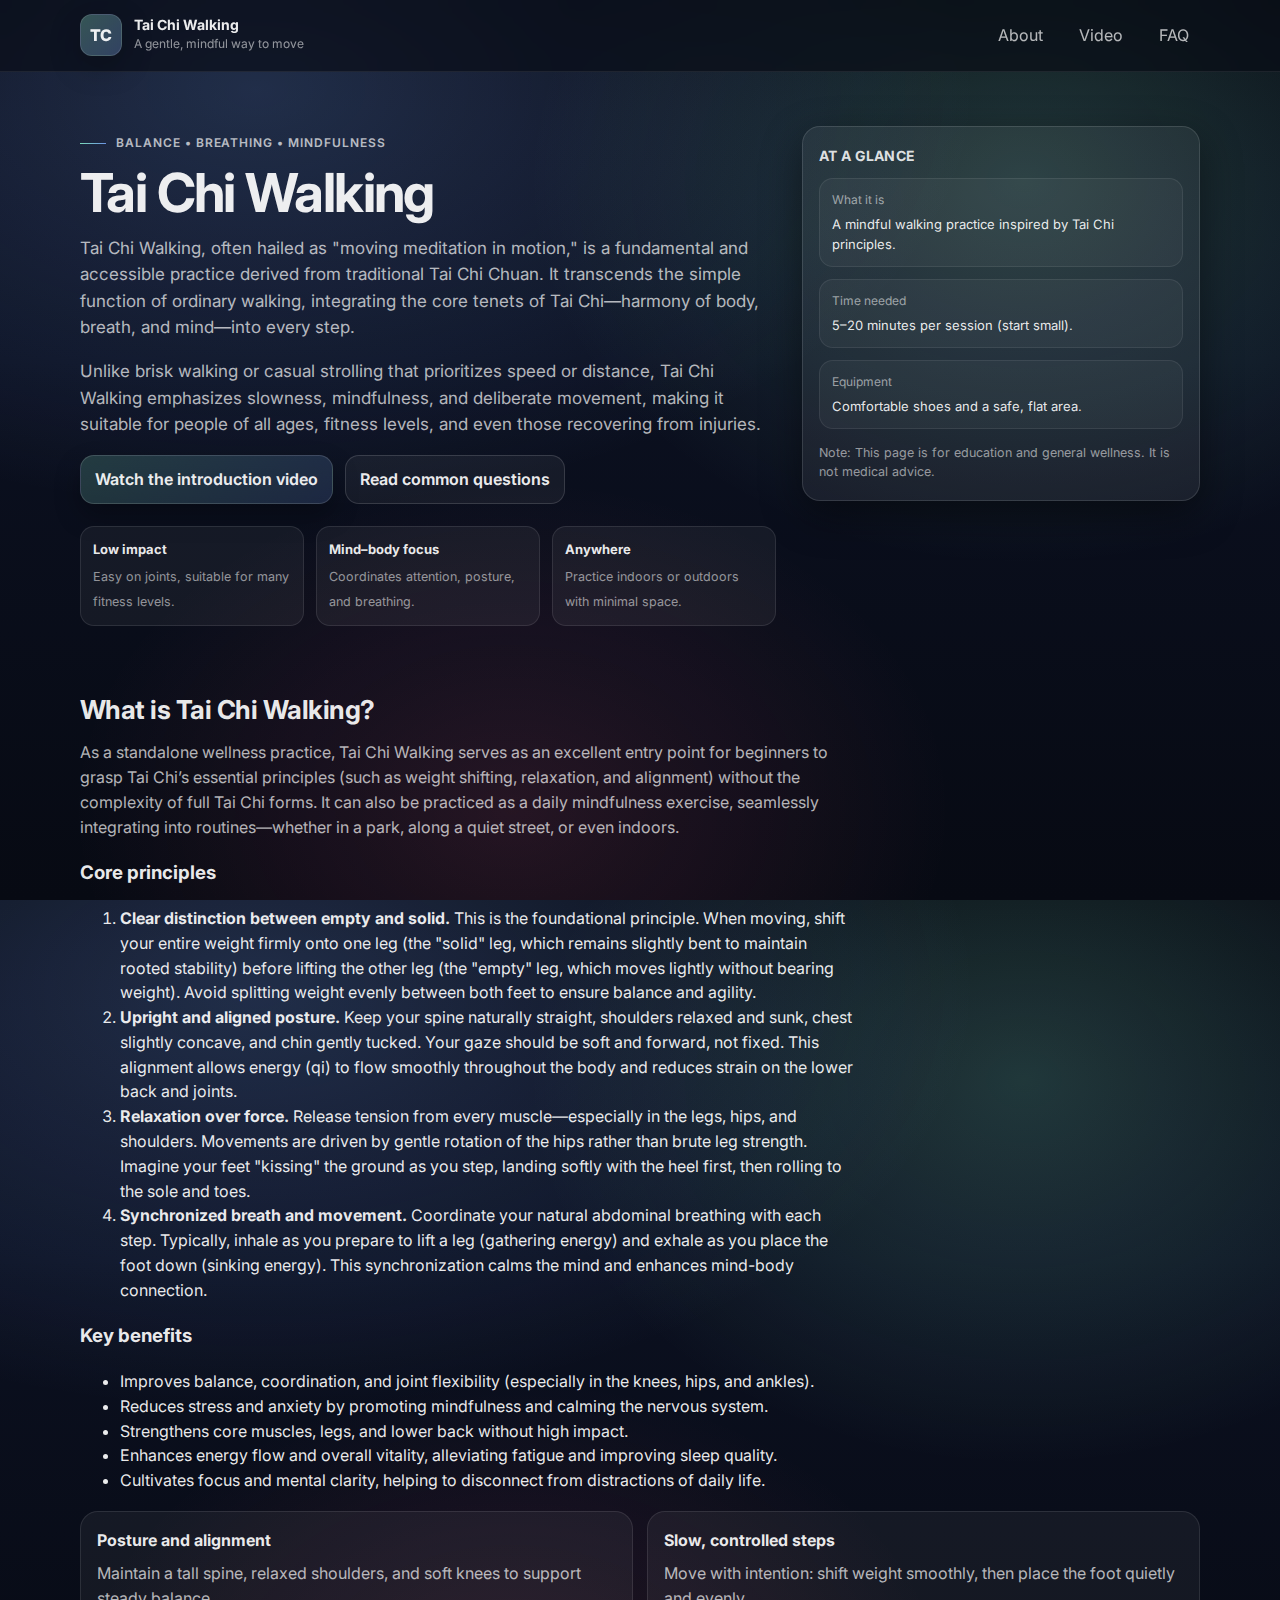
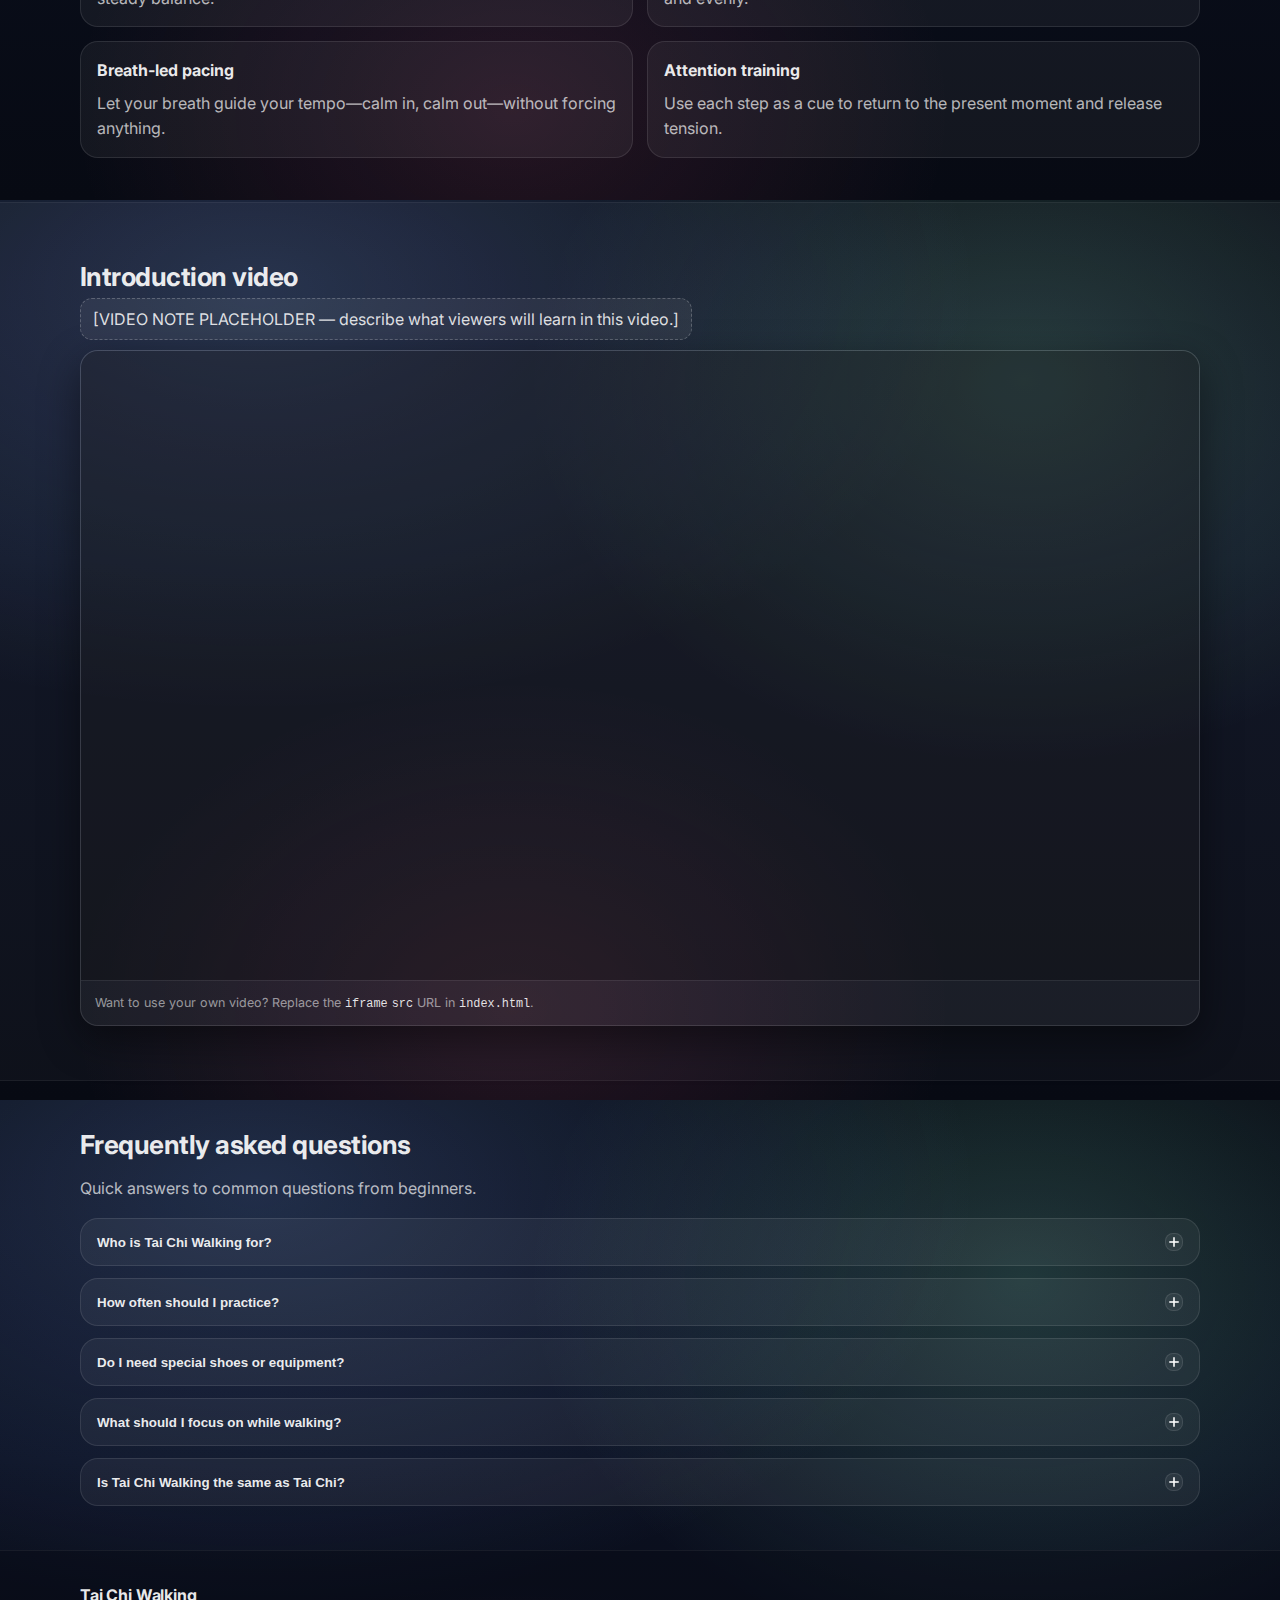
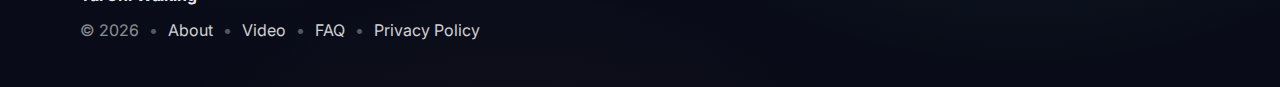
<file: index.html>
<!doctype html>
<html lang="en">
  <head>
    <meta charset="UTF-8" />
    <meta name="viewport" content="width=device-width, initial-scale=1" />
    <meta
      name="description"
      content="Learn about Tai Chi Walking—what it is, why it helps, and how to get started."
    />
    <title>Tai Chi Walking</title>
    <link rel="preconnect" href="https://fonts.googleapis.com" />
    <link rel="preconnect" href="https://fonts.gstatic.com" crossorigin />
    <link
      href="https://fonts.googleapis.com/css2?family=Inter:wght@400;500;600;700&display=swap"
      rel="stylesheet"
    />
    <link rel="stylesheet" href="./styles.css" />
    <script src="https://analytics.ahrefs.com/analytics.js" data-key="+uaDeop1U+qPfAU7ZRLYZA" async></script>
    <!-- Google AdSense - Replace with your AdSense publisher ID after approval -->
    <!-- <script async src="https://pagead2.googlesyndication.com/pagead/js/adsbygoogle.js?client=ca-pub-XXXXXXXXXX" crossorigin="anonymous"></script> -->
  </head>
  <body>
    <a class="skip-link" href="#main">Skip to content</a>

    <header class="site-header">
      <div class="container header-inner">
        <div class="brand">
          <div class="brand-mark" aria-hidden="true">TC</div>
          <div class="brand-text">
            <div class="brand-title">Tai Chi Walking</div>
            <div class="brand-subtitle">A gentle, mindful way to move</div>
          </div>
        </div>
        <nav class="nav" aria-label="Primary">
          <a href="#about">About</a>
          <a href="#video">Video</a>
          <a href="#faq">FAQ</a>
        </nav>
      </div>
    </header>

    <main id="main">
      <section class="hero">
        <div class="container hero-grid">
          <div class="hero-copy">
            <p class="eyebrow">Balance • Breathing • Mindfulness</p>
            <h1>Tai Chi Walking</h1>
            <p class="lead">
              Tai Chi Walking, often hailed as "moving meditation in motion," is a fundamental and
              accessible practice derived from traditional Tai Chi Chuan. It transcends the simple
              function of ordinary walking, integrating the core tenets of Tai Chi—harmony of body,
              breath, and mind—into every step.
            </p>
            <p class="lead">
              Unlike brisk walking or casual strolling that prioritizes speed or distance, Tai Chi
              Walking emphasizes slowness, mindfulness, and deliberate movement, making it suitable
              for people of all ages, fitness levels, and even those recovering from injuries.
            </p>

            <div class="hero-cta">
              <a class="button" href="#video">Watch the introduction video</a>
              <a class="button secondary" href="#faq">Read common questions</a>
            </div>

            <ul class="quick-points" aria-label="Key highlights">
              <li>
                <strong>Low impact</strong>
                <span>Easy on joints, suitable for many fitness levels.</span>
              </li>
              <li>
                <strong>Mind–body focus</strong>
                <span>Coordinates attention, posture, and breathing.</span>
              </li>
              <li>
                <strong>Anywhere</strong>
                <span>Practice indoors or outdoors with minimal space.</span>
              </li>
            </ul>
          </div>

          <div class="hero-card" role="region" aria-label="At a glance">
            <div class="card">
              <h2 class="card-title">At a glance</h2>
              <dl class="facts">
                <div>
                  <dt>What it is</dt>
                  <dd>A mindful walking practice inspired by Tai Chi principles.</dd>
                </div>
                <div>
                  <dt>Time needed</dt>
                  <dd>5–20 minutes per session (start small).</dd>
                </div>
                <div>
                  <dt>Equipment</dt>
                  <dd>Comfortable shoes and a safe, flat area.</dd>
                </div>
              </dl>
              <p class="note">
                Note: This page is for education and general wellness. It is not medical advice.
              </p>
            </div>
          </div>
        </div>
      </section>

      <section id="about" class="section">
        <div class="container">
          <div class="section-header">
            <h2>What is Tai Chi Walking?</h2>
            <p>
              As a standalone wellness practice, Tai Chi Walking serves as an excellent entry point
              for beginners to grasp Tai Chi’s essential principles (such as weight shifting,
              relaxation, and alignment) without the complexity of full Tai Chi forms. It can also be
              practiced as a daily mindfulness exercise, seamlessly integrating into routines—whether
              in a park, along a quiet street, or even indoors.
            </p>

            <h3>Core principles</h3>
            <ol>
              <li>
                <strong>Clear distinction between empty and solid.</strong> This is the foundational
                principle. When moving, shift your entire weight firmly onto one leg (the "solid" leg,
                which remains slightly bent to maintain rooted stability) before lifting the other leg
                (the "empty" leg, which moves lightly without bearing weight). Avoid splitting weight
                evenly between both feet to ensure balance and agility.
              </li>
              <li>
                <strong>Upright and aligned posture.</strong> Keep your spine naturally straight,
                shoulders relaxed and sunk, chest slightly concave, and chin gently tucked. Your gaze
                should be soft and forward, not fixed. This alignment allows energy (qi) to flow
                smoothly throughout the body and reduces strain on the lower back and joints.
              </li>
              <li>
                <strong>Relaxation over force.</strong> Release tension from every muscle—especially
                in the legs, hips, and shoulders. Movements are driven by gentle rotation of the hips
                rather than brute leg strength. Imagine your feet "kissing" the ground as you step,
                landing softly with the heel first, then rolling to the sole and toes.
              </li>
              <li>
                <strong>Synchronized breath and movement.</strong> Coordinate your natural abdominal
                breathing with each step. Typically, inhale as you prepare to lift a leg (gathering
                energy) and exhale as you place the foot down (sinking energy). This synchronization
                calms the mind and enhances mind-body connection.
              </li>
            </ol>

            <h3>Key benefits</h3>
            <ul>
              <li>
                Improves balance, coordination, and joint flexibility (especially in the knees, hips,
                and ankles).
              </li>
              <li>
                Reduces stress and anxiety by promoting mindfulness and calming the nervous system.
              </li>
              <li>Strengthens core muscles, legs, and lower back without high impact.</li>
              <li>
                Enhances energy flow and overall vitality, alleviating fatigue and improving sleep
                quality.
              </li>
              <li>
                Cultivates focus and mental clarity, helping to disconnect from distractions of daily
                life.
              </li>
            </ul>
          </div>

          <div class="feature-grid">
            <article class="feature">
              <h3>Posture and alignment</h3>
              <p>
                Maintain a tall spine, relaxed shoulders, and soft knees to support steady balance.
              </p>
            </article>
            <article class="feature">
              <h3>Slow, controlled steps</h3>
              <p>
                Move with intention: shift weight smoothly, then place the foot quietly and evenly.
              </p>
            </article>
            <article class="feature">
              <h3>Breath-led pacing</h3>
              <p>
                Let your breath guide your tempo—calm in, calm out—without forcing anything.
              </p>
            </article>
            <article class="feature">
              <h3>Attention training</h3>
              <p>
                Use each step as a cue to return to the present moment and release tension.
              </p>
            </article>
          </div>
        </div>
      </section>

      <section id="video" class="section section-alt">
        <div class="container">
          <div class="section-header">
            <h2>Introduction video</h2>
            <p>
              <span class="placeholder">
                [VIDEO NOTE PLACEHOLDER — describe what viewers will learn in this video.]
              </span>
            </p>
          </div>

          <div class="video-card">
            <div class="video-responsive" aria-label="Tai Chi Walking video">
              <!-- Replace the src with your own YouTube/Vimeo embed URL.
                   Example YouTube embed: https://www.youtube.com/embed/VIDEO_ID -->
              <iframe
                src="https://www.youtube-nocookie.com/embed/agZLafi0020"
                title="Tai Chi Walking - Introduction"
                loading="lazy"
                referrerpolicy="strict-origin-when-cross-origin"
                allow="accelerometer; autoplay; clipboard-write; encrypted-media; gyroscope; picture-in-picture; web-share"
                allowfullscreen
              ></iframe>
            </div>
            <div class="video-meta">
              <p class="video-hint">
                Want to use your own video? Replace the <code>iframe</code> <code>src</code> URL in
                <code>index.html</code>.
              </p>
            </div>
          </div>
        </div>
      </section>

      <section id="faq" class="section">
        <div class="container">
          <div class="section-header">
            <h2>Frequently asked questions</h2>
            <p>Quick answers to common questions from beginners.</p>
          </div>

          <div class="faq" data-faq>
            <div class="faq-item">
              <button class="faq-q" type="button" aria-expanded="false">
                Who is Tai Chi Walking for?
                <span class="chev" aria-hidden="true"></span>
              </button>
              <div class="faq-a" hidden>
                It’s suitable for many ages and fitness levels. If you have injuries or medical
                concerns, check with a healthcare professional before starting.
              </div>
            </div>

            <div class="faq-item">
              <button class="faq-q" type="button" aria-expanded="false">
                How often should I practice?
                <span class="chev" aria-hidden="true"></span>
              </button>
              <div class="faq-a" hidden>
                Start with 5–10 minutes, 3–5 times per week. Consistency matters more than duration.
              </div>
            </div>

            <div class="faq-item">
              <button class="faq-q" type="button" aria-expanded="false">
                Do I need special shoes or equipment?
                <span class="chev" aria-hidden="true"></span>
              </button>
              <div class="faq-a" hidden>
                No special equipment is required. Wear comfortable shoes (or practice barefoot
                indoors if safe) and choose a flat, uncluttered path.
              </div>
            </div>

            <div class="faq-item">
              <button class="faq-q" type="button" aria-expanded="false">
                What should I focus on while walking?
                <span class="chev" aria-hidden="true"></span>
              </button>
              <div class="faq-a" hidden>
                Keep your posture tall, relax your shoulders, soften your gaze, and coordinate each
                step with calm breathing. Move slowly enough to stay in control.
              </div>
            </div>

            <div class="faq-item">
              <button class="faq-q" type="button" aria-expanded="false">
                Is Tai Chi Walking the same as Tai Chi?
                <span class="chev" aria-hidden="true"></span>
              </button>
              <div class="faq-a" hidden>
                It’s related, but simpler: it emphasizes weight shifting, mindful stepping, and
                alignment. Many people use it as a beginner-friendly doorway into Tai Chi practice.
              </div>
            </div>
          </div>
        </div>
      </section>
    </main>

    <footer class="site-footer">
      <div class="container footer-inner">
        <p class="footer-title">Tai Chi Walking</p>
        <p class="footer-meta">
          <span>© <span id="year"></span></span>
          <span class="dot" aria-hidden="true">•</span>
          <a href="#about">About</a>
          <span class="dot" aria-hidden="true">•</span>
          <a href="#video">Video</a>
          <span class="dot" aria-hidden="true">•</span>
          <a href="#faq">FAQ</a>
          <span class="dot" aria-hidden="true">•</span>
          <a href="./privacy.html">Privacy Policy</a>
        </p>
      </div>
    </footer>

    <script src="./script.js" defer></script>
  </body>
</html>
</file>
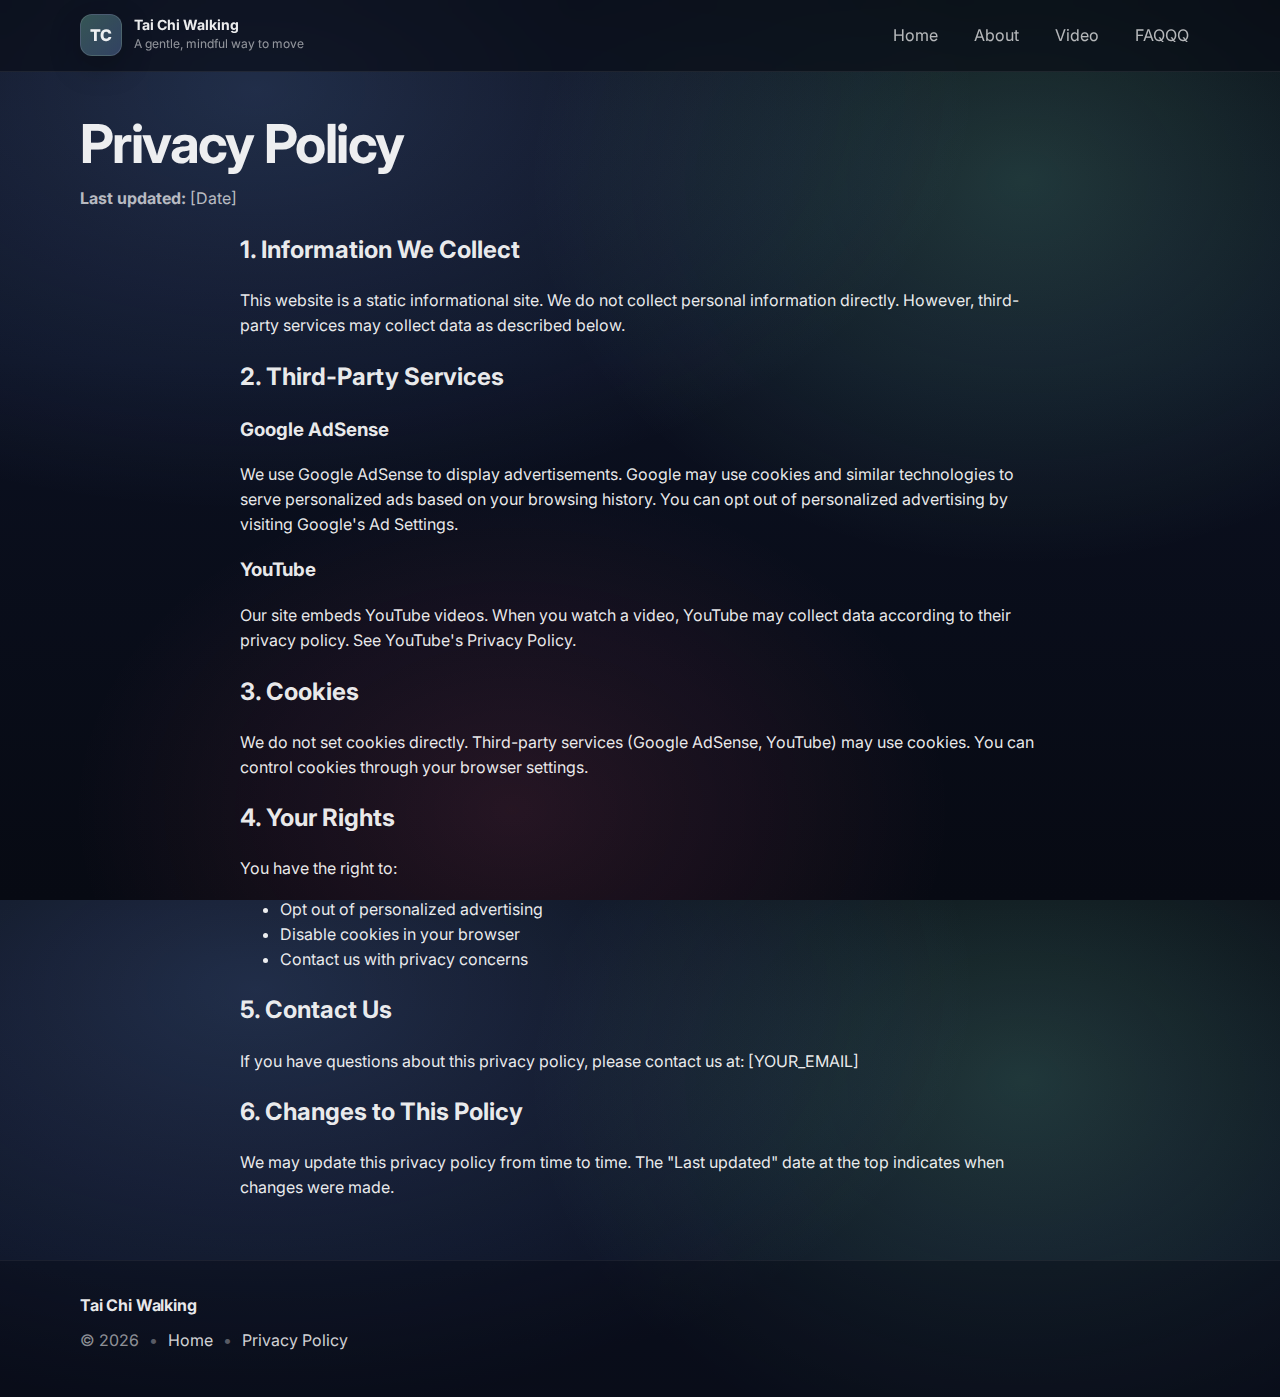
<file: privacy.html>
<!doctype html>
<html lang="en">
  <head>
    <meta charset="UTF-8" />
    <meta name="viewport" content="width=device-width, initial-scale=1" />
    <meta name="description" content="Privacy Policy for Tai Chi Walking website" />
    <title>Privacy Policy - Tai Chi Walking</title>
    <link rel="preconnect" href="https://fonts.googleapis.com" />
    <link rel="preconnect" href="https://fonts.gstatic.com" crossorigin />
    <link
      href="https://fonts.googleapis.com/css2?family=Inter:wght@400;500;600;700&display=swap"
      rel="stylesheet"
    />
    <link rel="stylesheet" href="./styles.css" />
  </head>
  <body>
    <header class="site-header">
      <div class="container header-inner">
        <div class="brand">
          <div class="brand-mark" aria-hidden="true">TC</div>
          <div class="brand-text">
            <div class="brand-title">Tai Chi Walking</div>
            <div class="brand-subtitle">A gentle, mindful way to move</div>
          </div>
        </div>
        <nav class="nav" aria-label="Primary">
          <a href="./index.html">Home</a>
          <a href="./index.html#about">About</a>
          <a href="./index.html#video">Video</a>
          <a href="./index.html#faq">FAQQQ</a>
        </nav>
      </div>
    </header>

    <main id="main">
      <section class="section">
        <div class="container">
          <div class="section-header">
            <h1>Privacy Policy</h1>
            <p><strong>Last updated:</strong> [Date]</p>
          </div>

          <div style="max-width: 800px; margin: 0 auto; text-align: left;">
            <h2>1. Information We Collect</h2>
            <p>
              This website is a static informational site. We do not collect personal information
              directly. However, third-party services may collect data as described below.
            </p>

            <h2>2. Third-Party Services</h2>
            <h3>Google AdSense</h3>
            <p>
              We use Google AdSense to display advertisements. Google may use cookies and similar
              technologies to serve personalized ads based on your browsing history. You can opt out
              of personalized advertising by visiting
              <a href="https://www.google.com/settings/ads" target="_blank" rel="noopener">Google's Ad Settings</a>.
            </p>

            <h3>YouTube</h3>
            <p>
              Our site embeds YouTube videos. When you watch a video, YouTube may collect data
              according to their privacy policy. See
              <a href="https://policies.google.com/privacy" target="_blank" rel="noopener">YouTube's Privacy Policy</a>.
            </p>

            <h2>3. Cookies</h2>
            <p>
              We do not set cookies directly. Third-party services (Google AdSense, YouTube) may use
              cookies. You can control cookies through your browser settings.
            </p>

            <h2>4. Your Rights</h2>
            <p>
              You have the right to:
            </p>
            <ul>
              <li>Opt out of personalized advertising</li>
              <li>Disable cookies in your browser</li>
              <li>Contact us with privacy concerns</li>
            </ul>

            <h2>5. Contact Us</h2>
            <p>
              If you have questions about this privacy policy, please contact us at:
              <a href="mailto:[YOUR_EMAIL]">[YOUR_EMAIL]</a>
            </p>

            <h2>6. Changes to This Policy</h2>
            <p>
              We may update this privacy policy from time to time. The "Last updated" date at the
              top indicates when changes were made.
            </p>
          </div>
        </div>
      </section>
    </main>

    <footer class="site-footer">
      <div class="container footer-inner">
        <p class="footer-title">Tai Chi Walking</p>
        <p class="footer-meta">
          <span>© <span id="year"></span></span>
          <span class="dot" aria-hidden="true">•</span>
          <a href="./index.html">Home</a>
          <span class="dot" aria-hidden="true">•</span>
          <a href="./privacy.html">Privacy Policy</a>
        </p>
      </div>
    </footer>

    <script src="./script.js" defer></script>
  </body>
</html>
</file>
<file: styles.css>
:root{
  --bg: #0b1020;
  --panel: rgba(255,255,255,0.06);
  --panel-2: rgba(255,255,255,0.09);
  --text: rgba(255,255,255,0.92);
  --muted: rgba(255,255,255,0.7);
  --subtle: rgba(255,255,255,0.55);
  --brand: #8bf7cf;
  --brand2: #7aa7ff;
  --danger: #ff5c87;
  --border: rgba(255,255,255,0.12);
  --shadow: 0 14px 40px rgba(0,0,0,0.45);
  --radius: 18px;
  --radius-sm: 14px;
  --max: 1120px;
}

*{ box-sizing: border-box; }
html, body { height: 100%; }
body{
  margin: 0;
  font-family: Inter, system-ui, -apple-system, Segoe UI, Roboto, Helvetica, Arial, sans-serif;
  color: var(--text);
  background:
    radial-gradient(1200px 700px at 20% 10%, rgba(122,167,255,0.22), transparent 60%),
    radial-gradient(900px 700px at 80% 20%, rgba(139,247,207,0.18), transparent 55%),
    radial-gradient(800px 600px at 40% 90%, rgba(255,92,135,0.12), transparent 55%),
    linear-gradient(180deg, #070a13 0%, var(--bg) 40%, #070a13 100%);
  line-height: 1.55;
}

a{ color: inherit; text-decoration: none; }
a:hover{ text-decoration: underline; }

.container{
  width: min(var(--max), calc(100% - 40px));
  margin: 0 auto;
}

.skip-link{
  position: absolute;
  left: 14px;
  top: 14px;
  padding: 10px 12px;
  border-radius: 10px;
  background: #fff;
  color: #111;
  transform: translateY(-200%);
  transition: transform 160ms ease;
  z-index: 1000;
}
.skip-link:focus{ transform: translateY(0); outline: none; }

.site-header{
  position: sticky;
  top: 0;
  z-index: 50;
  backdrop-filter: blur(12px);
  background: rgba(7,10,19,0.62);
  border-bottom: 1px solid rgba(255,255,255,0.08);
}

.header-inner{
  display: flex;
  align-items: center;
  justify-content: space-between;
  gap: 18px;
  padding: 14px 0;
}

.brand{ display: flex; align-items: center; gap: 12px; min-width: 220px; }
.brand-mark{
  width: 42px; height: 42px;
  display: grid; place-items: center;
  border-radius: 12px;
  background:
    linear-gradient(135deg, rgba(139,247,207,0.25), rgba(122,167,255,0.25)),
    rgba(255,255,255,0.05);
  border: 1px solid rgba(255,255,255,0.12);
  box-shadow: 0 10px 30px rgba(0,0,0,0.25);
  font-weight: 800;
  letter-spacing: 0.5px;
}
.brand-title{ font-weight: 700; font-size: 14px; line-height: 1.1; }
.brand-subtitle{ color: var(--subtle); font-size: 12px; margin-top: 2px; }

.nav{ display: flex; gap: 14px; align-items: center; }
.nav a{
  padding: 8px 10px;
  border-radius: 12px;
  color: var(--muted);
  border: 1px solid transparent;
}
.nav a:hover{
  text-decoration: none;
  color: var(--text);
  background: rgba(255,255,255,0.06);
  border-color: rgba(255,255,255,0.10);
}

.hero{
  padding: 54px 0 20px;
}
.hero-grid{
  display: grid;
  grid-template-columns: 1.4fr 0.8fr;
  gap: 26px;
  align-items: start;
}
.eyebrow{
  display: inline-flex;
  align-items: center;
  gap: 10px;
  color: var(--muted);
  font-weight: 600;
  letter-spacing: 0.08em;
  text-transform: uppercase;
  font-size: 12px;
  margin: 0 0 12px;
}
.eyebrow::before{
  content: "";
  width: 26px;
  height: 1px;
  background: linear-gradient(90deg, var(--brand), var(--brand2));
  opacity: 0.85;
}

h1{
  font-size: clamp(34px, 4.2vw, 56px);
  line-height: 1.05;
  margin: 0 0 14px;
  letter-spacing: -0.03em;
}

.lead{
  margin: 0 0 18px;
  color: var(--muted);
  font-size: 17px;
  max-width: 64ch;
}
.placeholder{
  color: rgba(255,255,255,0.85);
  background: rgba(255,255,255,0.06);
  border: 1px dashed rgba(255,255,255,0.22);
  padding: 10px 12px;
  border-radius: 12px;
  display: inline;
}

.hero-cta{
  display: flex;
  flex-wrap: wrap;
  gap: 12px;
  margin: 18px 0 22px;
}
.button{
  display: inline-flex;
  align-items: center;
  justify-content: center;
  gap: 8px;
  padding: 11px 14px;
  border-radius: 14px;
  border: 1px solid rgba(255,255,255,0.14);
  background: linear-gradient(135deg, rgba(139,247,207,0.18), rgba(122,167,255,0.16));
  color: var(--text);
  font-weight: 650;
  box-shadow: 0 12px 26px rgba(0,0,0,0.28);
}
.button:hover{
  text-decoration: none;
  border-color: rgba(255,255,255,0.22);
  transform: translateY(-1px);
}
.button.secondary{
  background: rgba(255,255,255,0.05);
  box-shadow: none;
}

.quick-points{
  list-style: none;
  padding: 0;
  margin: 0;
  display: grid;
  grid-template-columns: repeat(3, minmax(0, 1fr));
  gap: 12px;
}
.quick-points li{
  background: rgba(255,255,255,0.05);
  border: 1px solid rgba(255,255,255,0.10);
  border-radius: var(--radius-sm);
  padding: 12px 12px;
}
.quick-points strong{ display: block; font-size: 13px; margin-bottom: 4px; }
.quick-points span{ color: var(--subtle); font-size: 12.5px; }

.hero-card .card{
  border-radius: var(--radius);
  background: rgba(255,255,255,0.06);
  border: 1px solid rgba(255,255,255,0.12);
  box-shadow: var(--shadow);
  padding: 18px 16px;
}
.card-title{
  margin: 0 0 12px;
  font-size: 14px;
  letter-spacing: 0.02em;
  text-transform: uppercase;
  color: rgba(255,255,255,0.86);
}
.facts{
  margin: 0;
  display: grid;
  gap: 12px;
}
.facts > div{
  background: rgba(255,255,255,0.04);
  border: 1px solid rgba(255,255,255,0.08);
  border-radius: 14px;
  padding: 12px;
}
dt{
  font-size: 12px;
  color: var(--subtle);
  margin-bottom: 4px;
}
dd{
  margin: 0;
  font-size: 13px;
  color: rgba(255,255,255,0.90);
}
.note{
  margin: 14px 0 0;
  color: var(--subtle);
  font-size: 12.5px;
}

.section{
  padding: 44px 0;
}
.section-alt{
  padding: 54px 0;
  background: rgba(255,255,255,0.03);
  border-top: 1px solid rgba(255,255,255,0.06);
  border-bottom: 1px solid rgba(255,255,255,0.06);
}
.section-header{
  margin-bottom: 18px;
  max-width: 78ch;
}
.section-header h2{
  margin: 0 0 10px;
  font-size: 26px;
  letter-spacing: -0.02em;
}
.section-header p{
  margin: 0;
  color: var(--muted);
}

.feature-grid{
  display: grid;
  grid-template-columns: repeat(2, minmax(0, 1fr));
  gap: 14px;
}
.feature{
  border-radius: var(--radius);
  background: rgba(255,255,255,0.05);
  border: 1px solid rgba(255,255,255,0.10);
  padding: 16px 16px;
}
.feature h3{
  margin: 0 0 8px;
  font-size: 16px;
}
.feature p{
  margin: 0;
  color: var(--muted);
}

.video-card{
  border-radius: var(--radius);
  overflow: hidden;
  border: 1px solid rgba(255,255,255,0.12);
  background: rgba(255,255,255,0.05);
  box-shadow: var(--shadow);
}
.video-responsive{
  position: relative;
  padding-top: 56.25%;
  background: rgba(0,0,0,0.25);
}
.video-responsive iframe{
  position: absolute;
  inset: 0;
  width: 100%;
  height: 100%;
  border: 0;
}
.video-meta{
  padding: 12px 14px;
  border-top: 1px solid rgba(255,255,255,0.08);
}
.video-hint{
  margin: 0;
  color: var(--subtle);
  font-size: 12.5px;
}
code{
  font-family: ui-monospace, SFMono-Regular, Menlo, Monaco, Consolas, "Liberation Mono", "Courier New", monospace;
  font-size: 0.95em;
  color: rgba(255,255,255,0.88);
}

.faq{
  display: grid;
  gap: 12px;
}
.faq-item{
  border-radius: var(--radius);
  border: 1px solid rgba(255,255,255,0.10);
  background: rgba(255,255,255,0.05);
  overflow: hidden;
}
.faq-q{
  width: 100%;
  text-align: left;
  background: transparent;
  color: var(--text);
  border: 0;
  cursor: pointer;
  padding: 14px 16px;
  display: flex;
  align-items: center;
  justify-content: space-between;
  gap: 12px;
  font-weight: 650;
}
.faq-q:focus{
  outline: 2px solid rgba(139,247,207,0.55);
  outline-offset: 2px;
}
.chev{
  width: 18px;
  height: 18px;
  flex: 0 0 auto;
  border-radius: 8px;
  background: rgba(255,255,255,0.06);
  border: 1px solid rgba(255,255,255,0.10);
  position: relative;
}
.chev::before,
.chev::after{
  content: "";
  position: absolute;
  left: 50%;
  top: 50%;
  width: 10px;
  height: 2px;
  background: rgba(255,255,255,0.78);
  transform: translate(-50%, -50%);
  border-radius: 2px;
}
.chev::after{
  transform: translate(-50%, -50%) rotate(90deg);
  transition: transform 160ms ease;
}
.faq-q[aria-expanded="true"] .chev::after{
  transform: translate(-50%, -50%) rotate(0deg);
}
.faq-a{
  padding: 0 16px 14px;
  color: var(--muted);
}

.site-footer{
  padding: 32px 0 44px;
  border-top: 1px solid rgba(255,255,255,0.06);
  background: rgba(7,10,19,0.40);
}
.footer-inner{
  display: grid;
  gap: 10px;
}
.footer-title{
  margin: 0;
  font-weight: 700;
  letter-spacing: -0.01em;
}
.footer-meta{
  margin: 0;
  color: var(--subtle);
  display: flex;
  flex-wrap: wrap;
  gap: 10px;
  align-items: center;
}
.footer-meta a{ color: rgba(255,255,255,0.82); }
.dot{ opacity: 0.6; }

@media (max-width: 940px){
  .hero-grid{ grid-template-columns: 1fr; }
  .quick-points{ grid-template-columns: 1fr; }
  .feature-grid{ grid-template-columns: 1fr; }
  .nav{ gap: 6px; }
  .nav a{ padding: 8px 8px; }
}

@media (prefers-reduced-motion: reduce){
  *{ scroll-behavior: auto !important; transition: none !important; }
  .button:hover{ transform: none; }
}
</file>
